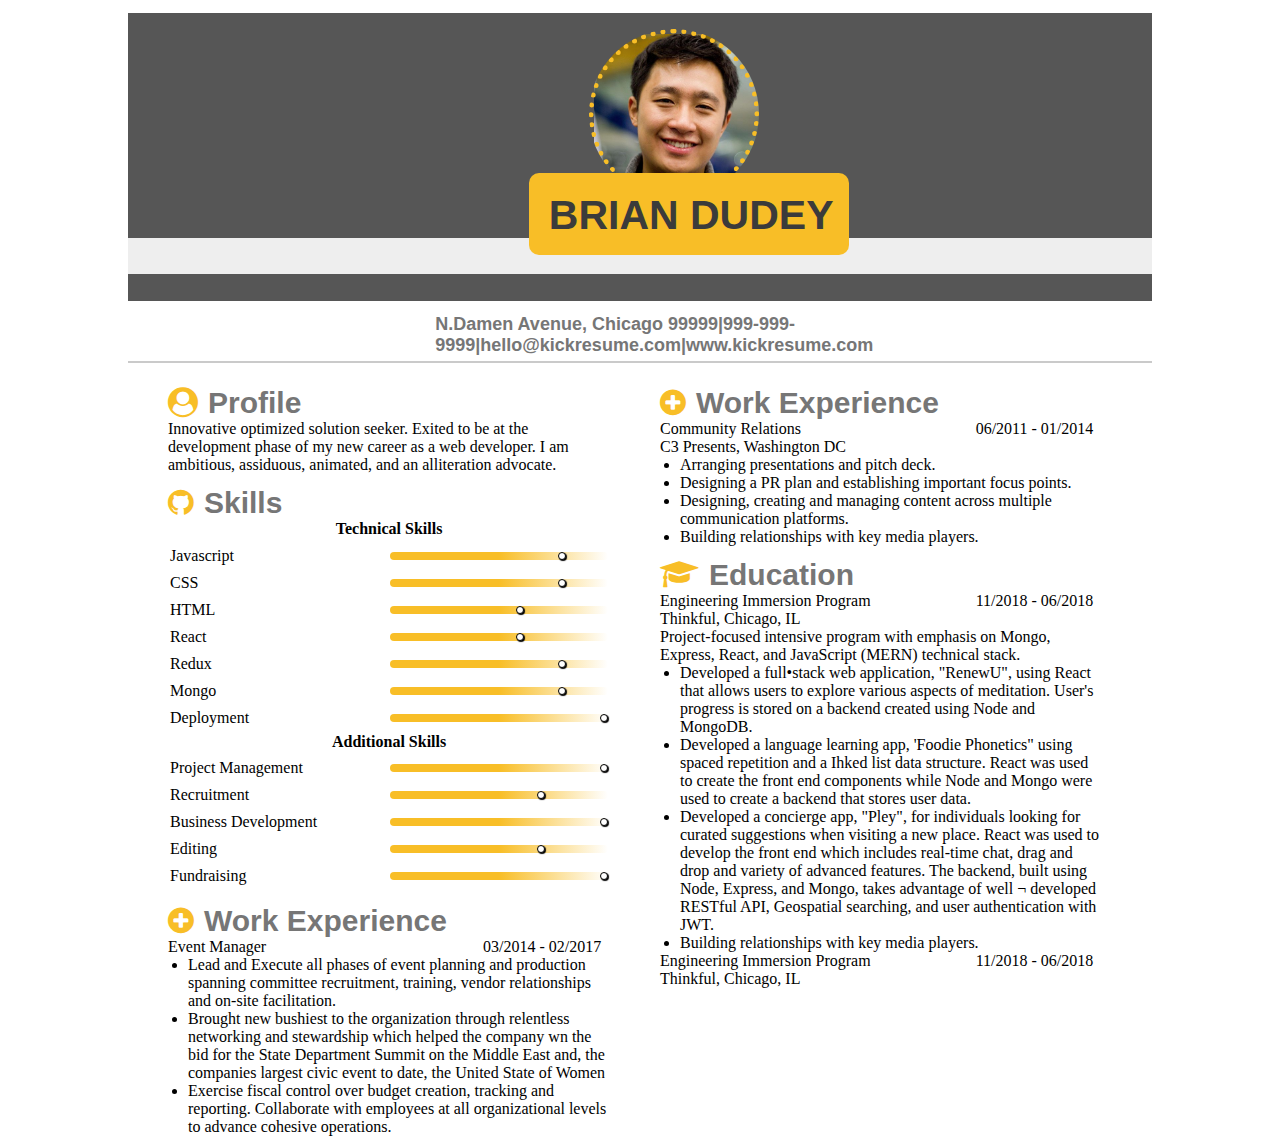
<file: index.html>
<!DOCTYPE html>
<html lang="en">
<head>
  <meta charset="UTF-8">
  <meta name="viewport" content="width=device-width, initial-scale=1.0">
  <link rel="stylesheet" href="style.css">
  <link rel="stylesheet" href="https://cdnjs.cloudflare.com/ajax/libs/font-awesome/4.7.0/css/font-awesome.min.css">
  <title>Assignment 20-11-20</title>
</head>
<body>
  
  <script src="app.js"></script>
</body>
</html>
</file>
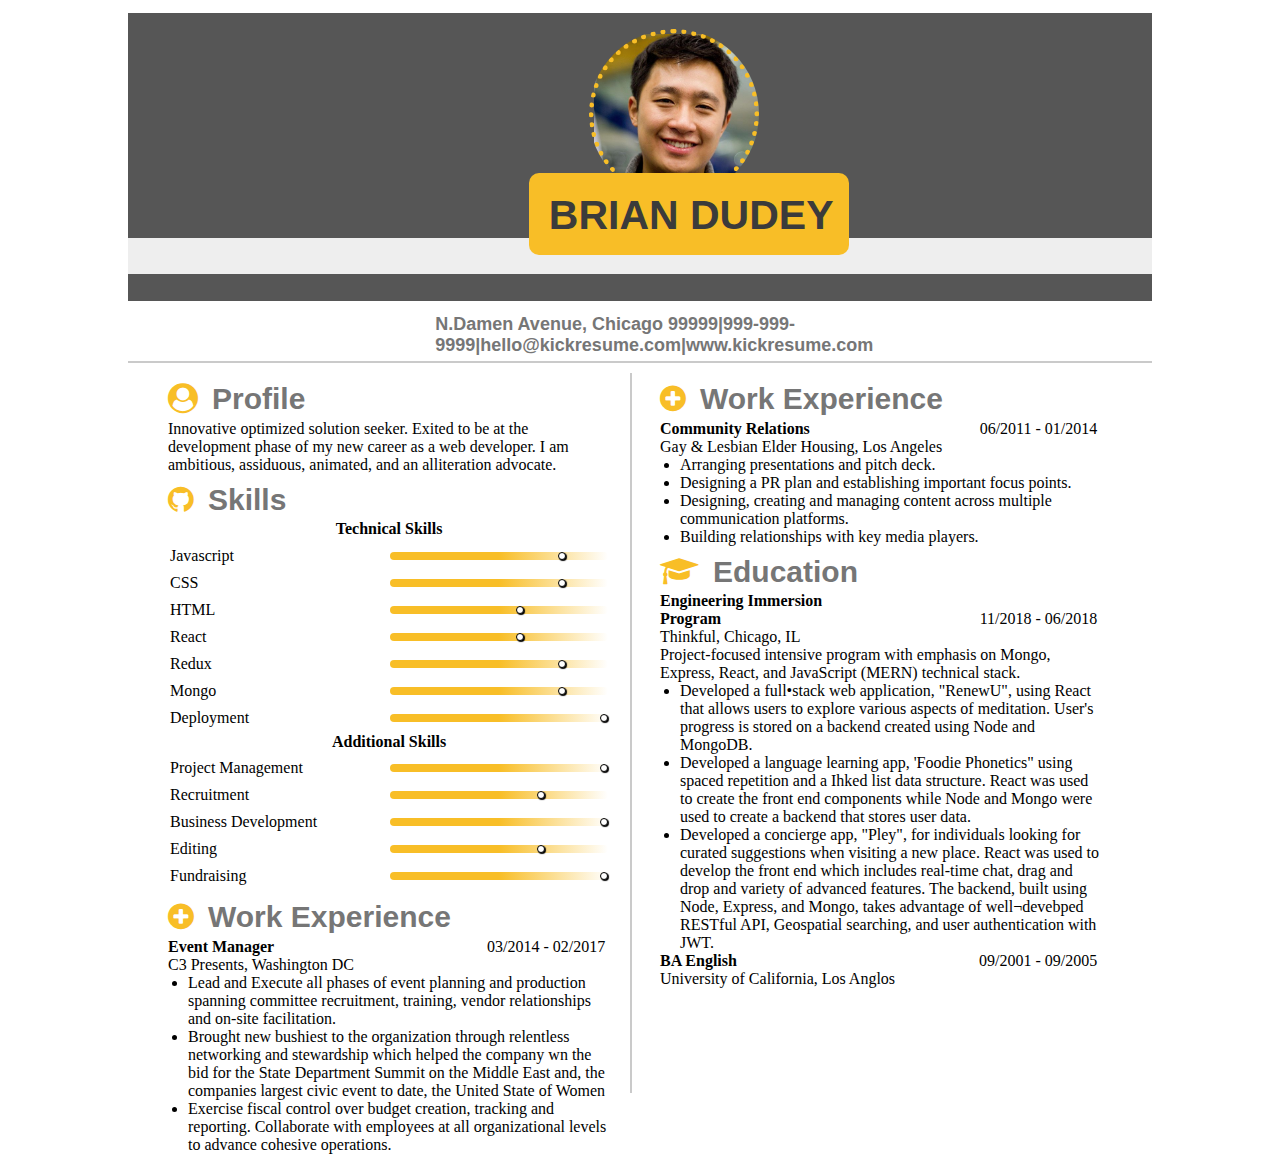
<file: temp.html>
<!DOCTYPE html>
<html lang="en">

<head>
  <meta charset="UTF-8">
  <meta name="viewport" content="width=device-width, initial-scale=1.0">
  <title>Assignment Day 8</title>
  <link rel="stylesheet" href="https://cdnjs.cloudflare.com/ajax/libs/font-awesome/4.7.0/css/font-awesome.min.css">
  <link rel="stylesheet" href="style.css">
</head>

<body>

  <header>
    <div class="headerBg1">

      <div class="userImage">

      </div>
      <div class="userName">
        BRIAN DUDEY
      </div>
    </div>
    <div class="headerBg2">

    </div>
    <div class="headerBg3">

    </div>
    <div class="contactDetails">
      <p>N.Damen Avenue, Chicago 99999|999-999-9999|hello@kickresume.com|www.kickresume.com</p>
    </div>
    <hr>
  </header>

  <section class="resumeBody">
    <div class="fullBody">
      <div class="bodyHalf1">
        <div>
          <div class="heading1">
            <div class="headingImage">
              <i class="fa fa-user-circle iconColor"></i>
            </div>
            <div class="headingTitle">
              <p>Profile</p>
            </div>
          </div>

          Innovative optimized solution seeker. Exited to be at the development phase of my new
          career as a web developer. I am ambitious, assiduous, animated, and an alliteration advocate.
        </div>

        <div>
          <div class="heading1">
            <div class="headingImage">
              <i class="fa fa-github iconColor"></i>
            </div>
            <div class="headingTitle">
              <p>Skills</p>
            </div>
          </div>
          <div>
            <div class="skillsInput">
              <p>Technical Skills</p>
            </div>
            <div>
              <table class="skillsTable">
                
                  <tr>
                    <td>Javascript</td>
                    <td>
                      <input type="range" name="js" id="js" min="0" max="10" value="8"></td>
                  </tr>
                  <tr>
                    <td>CSS</td>
                    <td>
                      <input type="range" name="css" id="css" min="0" max="10" value="8"></td>
                  </tr>
                  <tr>
                    <td>HTML</td>
                    <td>
                      <input type="range" name="html" id="html" min="0" max="10" value="6"></td>
                  </tr>
                  <tr>
                    <td>React</td>
                    <td>
                      <input type="range" name="react" id="react" min="0" max="10" value="6"></td>
                  </tr>
                  <tr>
                    <td>Redux</td>
                    <td>
                      <input type="range" name="redux" id="redux" min="0" max="10" value="8"></td>
                  </tr>
                  <tr>
                    <td>Mongo</td>
                    <td>
                      <input type="range" name="mongo" id="mongo" min="0" max="10" value="8"></td>
                  </tr>
                  <tr>
                    <td>Deployment</td>
                    <td>
                      <input type="range" name="deployment" id="deployment" min="0" max="10" value="10"></td>
                  </tr>
                
              </table>
            </div>
            <div class="skillsInput">
              <p>Additional Skills</p>
            </div>
            <div>
              <table class="skillsTable">
                <tbody>
                  <tr>
                    <td>Project Management</td>
                    <td>
                      <input type="range" name="prjMngmt" id="prjMngmt" min="0" max="10" value="10"></td>
                  </tr>
                  <tr>
                    <td>Recruitment</td>
                    <td>
                      <input type="range" name="Recruitment" id="Recruitment" min="0" max="10" value="7"></td>
                  </tr>
                  <tr>
                    <td>Business Development</td>
                    <td>
                      <input type="range" name="busDev" id="busDev" min="0" max="10" value="10"></td>
                  </tr>
                  <tr>
                    <td>Editing</td>
                    <td>
                      <input type="range" name="editing" id="editing" min="0" max="10" value="7"></td>
                  </tr>
                  <tr>
                    <td>Fundraising</td>
                    <td>
                      <input type="range" name="fundraising" id="fundraising" min="0" max="10" value="10"></td>
                  </tr>
                </tbody>
              </table>
            </div>
          </div>

        </div>

        <div>
          <div class="heading1">
            <div class="headingImage">
              <i class="fa fa-plus-circle iconColor"></i>
            </div>
            <div class="headingTitle">
              <p>Work Experience</p>
            </div>
          </div>
          <div>
            <div class="title1Style">
              <b>Event Manager</b>
            </div>
            <div class="title2Style">
              03/2014 - 02/2017
            </div>
          </div>
          <div>
            <p>C3 Presents, Washington DC</p>
          </div>
          <div class="jobUlLeft">
            <ul>
              <li>
                Lead and Execute all phases of event planning and production spanning committee
                recruitment, training, vendor relationships and on-site facilitation.
              </li>
              <li>
                Brought new bushiest to the organization through relentless networking and stewardship which helped the
                company wn the bid for the State Department Summit on the Middle East and, the companies largest civic
                event to date, the United State of Women
              </li>
              <li>
                Exercise fiscal control over budget creation, tracking and reporting. Collaborate with employees at all
                organizational levels to advance cohesive operations.
              </li>
            </ul>
          </div>
        </div>
      </div>
      <div class="bodyHalf2">
        <div class="v1">

        </div>
      </div>
      <div class="bodyHalf3">
        <div>
          <div class="heading1">
            <div class="headingImage">
              <i class="fa fa-plus-circle iconColor"></i>
            </div>
            <div class="headingTitle">
              <p>Work Experience</p>
            </div>
          </div>
          <div>
            <div style="display: inline-block; text-align: left; width:49%;">
              <b>Community Relations</b>
            </div>
            <div style="display: inline-block; text-align: right;  width:49%;">
              06/2011 - 01/2014
            </div>
          </div>
          <div>
            <p>Gay & Lesbian Elder Housing, Los Angeles</p>
          </div>
          <div style="padding-left: 20px;">
            <ul>
              <li>
                Arranging presentations and pitch deck.
              </li>
              <li>
                Designing a PR plan and establishing important focus points.
              </li>
              <li>
                Designing, creating and managing content across multiple communication platforms.
              </li>
              <li>
                Building relationships with key media players.
              </li>
            </ul>
          </div>

        </div>
        <div>
          <div class="heading1">
            <div class="headingImage">
              <i class="fa fa-graduation-cap iconColor"></i>
            </div>
            <div class="headingTitle">
              <p>Education</p>
            </div>
          </div>
          <div>
            <div style="display: inline-block; text-align: left; width:49%;">
              <b>Engineering Immersion Program</b>
            </div>
            <div style="display: inline-block; text-align: right;  width:49%;">
              11/2018 - 06/2018
            </div>
          </div>
          <div>
            <p>Thinkful, Chicago, IL</p>
          </div>
          <p>
            Project-focused intensive program with emphasis on Mongo, Express, React, and JavaScript (MERN) technical
            stack.
          </p>
          <div style="padding-left: 20px;">
            <ul>
              <li>
                Developed a full•stack web application, "RenewU", using React that allows users to explore various
                aspects of meditation. User's progress is stored on a backend created using Node and MongoDB.
              </li>
              <li>
                Developed a language learning app, 'Foodie Phonetics" using spaced repetition and a Ihked list data
                structure. React was used to create the front end components while Node and Mongo were used to create a
                backend that stores user data.
              </li>
              <li>
                Developed a concierge app, "Pley", for individuals looking for curated suggestions when visiting a new
                place. React was used to develop the front end which includes real-time chat, drag and drop and variety
                of advanced features. The backend, built using Node, Express, and Mongo, takes advantage of
                well¬devebped RESTful API, Geospatial searching, and user authentication with JWT.
              </li>
            </ul>
          </div>
          <div>
            <div style="display: inline-block; text-align: left; width:49%;">
              <b>BA English</b>
            </div>
            <div style="display: inline-block; text-align: right;  width:49%;">
              09/2001 - 09/2005
            </div>
          </div>
          <div>
            <p>University of California, Los Anglos</p>
          </div>
        </div>


      </div>
    </div>
  </section>

</body>

</html>
</file>
<file: style.css>
* {
  padding: 0;
  margin: 0;
  box-sizing: border-box;
}

body{
  padding: 1% 10%;
}

.headerBg1{
  width: 100%;
  background-color: #565656;
  height: 25vh;
  padding-left: 45%;
}

.headerBg2{
  width: 100%;
  height: 4vh;
  background-color: #EEEEEE;
}

.headerBg3{
  width: 100%;
  height: 3vh;
  background-color: #565656;
}

.contactDetails{
  padding: 13px 0px 5px 30%;
  font-size: 18px;
  font-family: Arial, Helvetica, sans-serif;
  font-weight: bolder;
  color: #767676;
}

.skillsInput{
  text-align: center; margin-bottom: 0.2rem; font-weight: bold;
}

header hr{
  border: 0.05rem solid#cacaca;
}

.userImage{
  background-image: url('./images/user2.jpg');
  background-size: 170px 170px;
  background-repeat: no-repeat;
  border-radius: 100px;
  width: 170px;
  height: 170px;
  position: relative;
  top: 1rem;
  border: 5px dotted #F8BE27;
  padding: 1px;
  -webkit-border-radius: 100px;
  -moz-border-radius: 100px;
  -ms-border-radius: 100px;
  -o-border-radius: 100px;
}

.userName {
  position: relative;
  left: -60px;
  top: -0.6rem;
  background-color: #F8BE27;
  font-size: 41px;
  font-family: Arial, Helvetica, sans-serif;
  font-weight: bold;
  height: 82px;
  width: 320px;
  padding-top: 19px;
  padding-left: 20px;
  border-radius: 10px;
  -webkit-border-radius: 10px;
  -moz-border-radius: 10px;
  -ms-border-radius: 10px;
  -o-border-radius: 10px;
  color: #3b3b3b;
}

/******************************************************************Resume Body*********************************************************************************/
.fullBody{
  width: 100%;
  height: 65vh;
  padding: 0 20px;
}

.bodyHalf1{
  width:49%;
  display: inline;
  float: left;
  padding: 10px 20px;
  box-sizing: border-box;
  height: auto;
}

 .bodyHalf2{
  width: 1%;
  display: inline;
  float: left;
  padding-top: 10px;
}

.v1{
  border-left: 2px solid #cacaca;
  height: 80vh;
  box-sizing: border-box;
}

.bodyHalf3{
  width:49%;
  display: inline;
  float: left;
  padding: 10px 20px;
  box-sizing: border-box;
  height: auto;
}

.heading1{
  width: 100%;
  padding: 0.6rem 0 0.2rem 0;
}

.headingImage{
  display: inline-block;
  font-size: 30px;
}

.headingTitle{
  display: inline-block;
  font-size: 30px;
  font-family: Arial, Helvetica, sans-serif;
  font-weight: bold;
  color: #767676;
  padding-left: 10px;
}

.skillsTable{
  width: 100%;
}

.skillsTable td {
  width: 49%;
}

.skillsTable input {
  width: 100%;
}

/*********************************input range picker**********************************/
input[type=range] {
  height: 5px;
  -webkit-appearance: none;
  margin: 10px 0;
  width: 100%;
}

input[type=range]:focus {
  outline: none;
}

input[type=range]::-webkit-slider-runnable-track {
  width: 100%;
  height: 8px;
  cursor: pointer;
  animate: 0.2s;
  box-shadow: 0px 0px 0px #000000;
  background: rgb(248,190,39);
  background: linear-gradient(90deg, rgba(248,190,39,1) 50%, rgba(255,255,255,1) 100%);
  border-radius: 8px;
  border: 0px solid #000000;
}

input[type=range]::-webkit-slider-thumb {
  box-shadow: 1px 1px 1px #000000;
  border: 1px solid #000000;
  height: 8px;
  width: 8px;
  border-radius: 7px;
  background: #FFFFFF;
  cursor: pointer;
  -webkit-appearance: none;
  margin-top: -0.5px;
}

input[type=range]:focus::-webkit-slider-runnable-track {
  background: #F8BE27;
}

input[type=range]::-moz-range-track {
  width: 100%;
  height: 8px;
  cursor: pointer;
  animate: 0.2s;
  box-shadow: 0px 0px 0px #000000;
  background: #F8BE27;
  border-radius: 8px;
  border: 0px solid #000000;
}

input[type=range]::-moz-range-thumb {
  box-shadow: 1px 1px 1px #000000;
  border: 1px solid #000000;
  height: 8px;
  width: 8px;
  border-radius: 7px;
  background: #FFFFFF;
  cursor: pointer;
}

input[type=range]::-ms-track {
  width: 100%;
  height: 8px;
  cursor: pointer;
  animate: 0.2s;
  background: transparent;
  border-color: transparent;
  color: transparent;
}

input[type=range]::-ms-fill-lower {
  background: #F8BE27;
  border: 0px solid #000000;
  border-radius: 16px;
  box-shadow: 0px 0px 0px #000000;
}

input[type=range]::-ms-fill-upper {
  background: #F8BE27;
  border: 0px solid #000000;
  border-radius: 16px;
  box-shadow: 0px 0px 0px #000000;
}

input[type=range]::-ms-thumb {
  margin-top: 1px;
  box-shadow: 1px 1px 1px #000000;
  border: 1px solid #000000;
  height: 8px;
  width: 8px;
  border-radius: 7px;
  background: #FFFFFF;
  cursor: pointer;
}

input[type=range]:focus::-ms-fill-lower {
  background: #F8BE27;
}

input[type=range]:focus::-ms-fill-upper {
  background: #F8BE27;
}

.title1Style{
  display: inline-block; text-align: left; width:49%;
}

.title2Style{
  display: inline-block; text-align: right; width:49%;
}

.jobUlLeft{
  padding-left: 20px;
}
/************************************************************************************/

.iconColor{
  color: #F8BE27;
}
</file>
